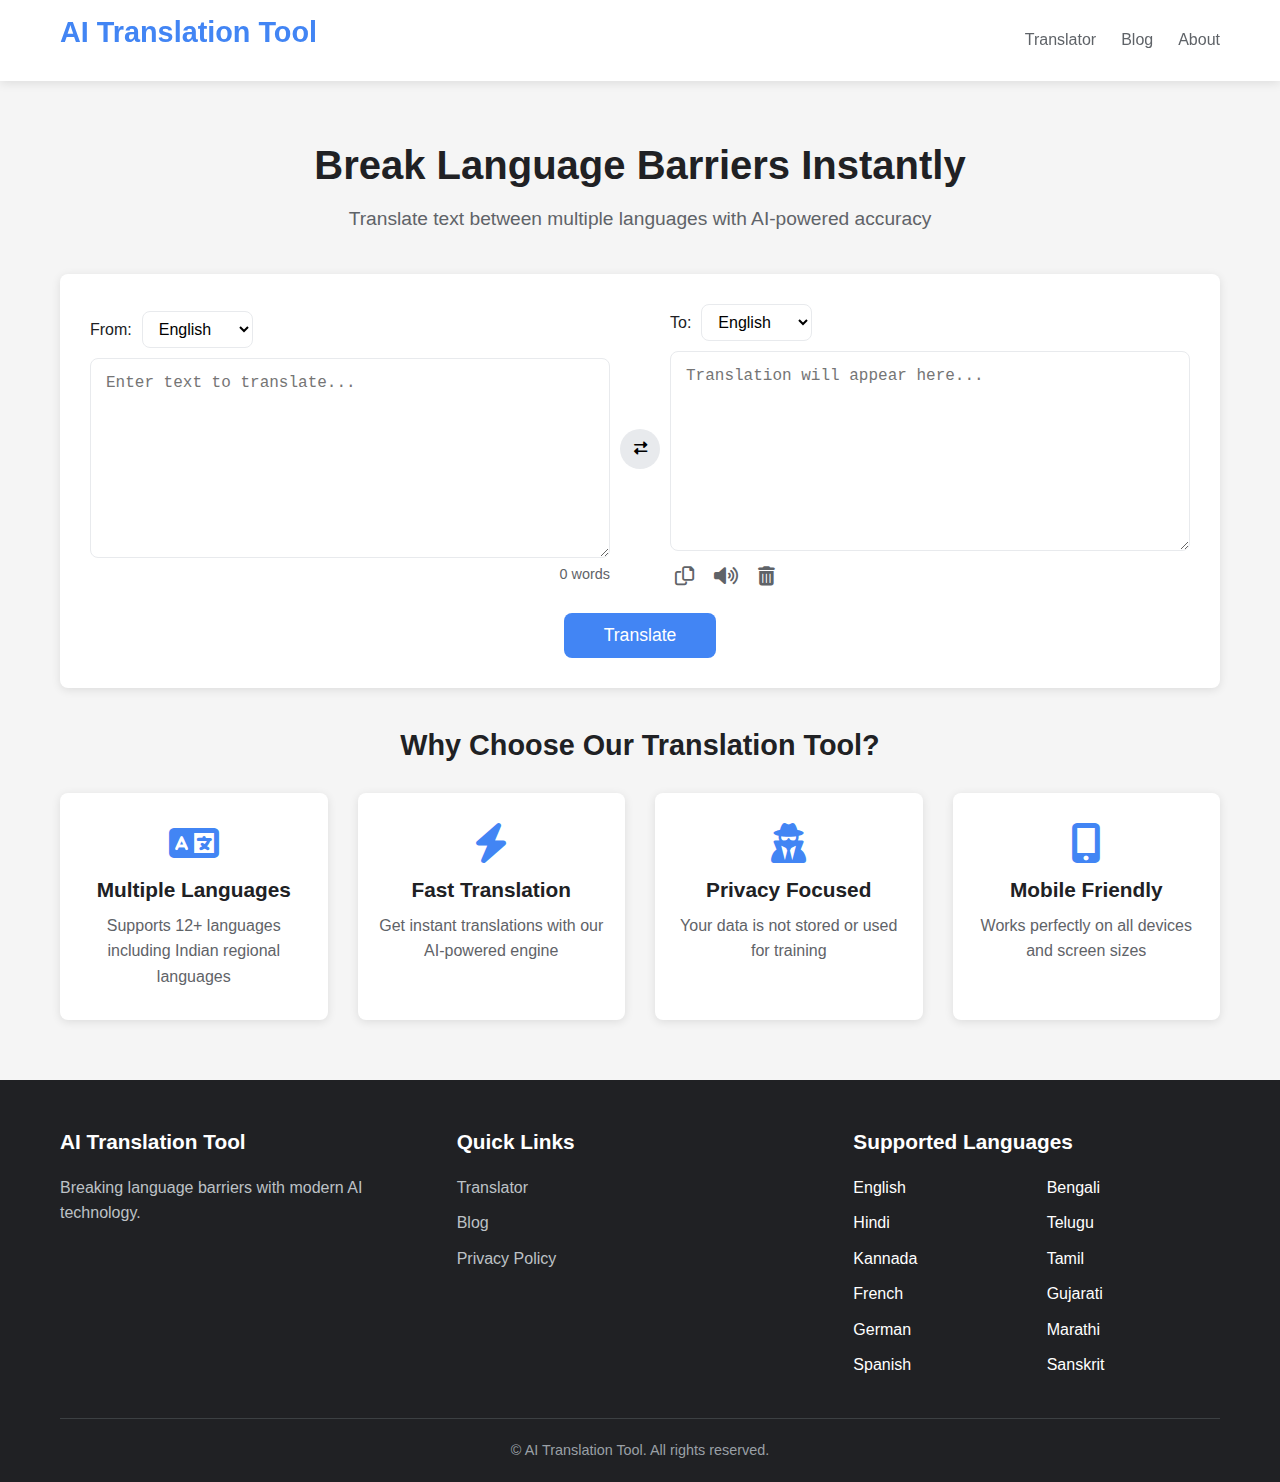
<file: index.html>
<!DOCTYPE html>
<html lang="en">
<head>
    <meta charset="UTF-8">
    <meta name="viewport" content="width=device-width, initial-scale=1.0">
    <title>AI Translation Tool - Modern Language Translator</title>
    <link rel="stylesheet" href="style.css">
    <link rel="stylesheet" href="https://cdnjs.cloudflare.com/ajax/libs/font-awesome/6.0.0-beta3/css/all.min.css">
    <!-- Favicon will be added later -->
</head>
<body>
    <header>
        <div class="container">
            <div class="logo-container">
                <h1>AI Translation Tool</h1>
                <!-- Logo will be added here later -->
            </div>
            <nav>
                <ul>
                    <li><a href="index.html">Translator</a></li>
                    <li><a href="blog.html">Blog</a></li>
                    <li><a href="#about">About</a></li>
                </ul>
            </nav>
        </div>
    </header>

    <main class="container">
        <section class="hero">
            <h2>Break Language Barriers Instantly</h2>
            <p>Translate text between multiple languages with AI-powered accuracy</p>
        </section>

        <section class="translation-tool">
            <div class="language-selectors">
                <div class="input-section">
               <div class="language-detection">
                        <label for="source-language">From:</label>
                        <select id="source-language">
                            <option value="en">English</option>
                            <option value="hi">Hindi</option>
                            <option value="kn">Kannada</option>
                            <option value="fr">French</option>
                            <option value="de">German</option>
                            <option value="es">Spanish</option>
                            <option value="bn">Bengali</option>
                            <option value="te">Telugu</option>
                            <option value="ta">Tamil</option>
                            <option value="gu">Gujarati</option>
                            <option value="mr">Marathi</option>
                            <option value="sa">Sanskrit</option>
                        </select>
                    </div>
                    <textarea id="source-text" placeholder="Enter text to translate..."></textarea>
                    <div class="word-count">0 words</div>
                </div>

                <button id="swap-languages" class="swap-btn" title="Swap languages">
                    <i class="fas fa-exchange-alt"></i>
                </button>

                <div class="output-section">
                    <div class="language-detection">
                        <label for="target-language">To:</label>
                        <select id="target-language">
                            <option value="en">English</option>
                            <option value="hi">Hindi</option>
                            <option value="kn">Kannada</option>
                            <option value="fr">French</option>
                            <option value="de">German</option>
                            <option value="es">Spanish</option>
                            <option value="bn">Bengali</option>
                            <option value="te">Telugu</option>
                            <option value="ta">Tamil</option>
                            <option value="gu">Gujarati</option>
                            <option value="mr">Marathi</option>
                            <option value="sa">Sanskrit</option>
                        </select>
                    </div>
                    <textarea id="translated-text" placeholder="Translation will appear here..." readonly></textarea>
                    <div class="action-buttons">
                        <button id="copy-translation" class="icon-btn" title="Copy translation">
                            <i class="far fa-copy"></i>
                        </button>
                        <button id="speak-translation" class="icon-btn" title="Listen to translation">
                            <i class="fas fa-volume-up"></i>
                        </button>
                        <button id="clear-all" class="icon-btn" title="Clear all">
                            <i class="fas fa-trash-alt"></i>
                        </button>
                    </div>
                </div>
            </div>

            <button id="translate-btn" class="primary-btn">Translate</button>
        </section>

        <section class="features">
            <h3>Why Choose Our Translation Tool?</h3>
            <div class="feature-grid">
                <div class="feature-card">
                    <i class="fas fa-language"></i>
                    <h4>Multiple Languages</h4>
                    <p>Supports 12+ languages including Indian regional languages</p>
                </div>
                <div class="feature-card">
                    <i class="fas fa-bolt"></i>
                    <h4>Fast Translation</h4>
                    <p>Get instant translations with our AI-powered engine</p>
                </div>
                <div class="feature-card">
                    <i class="fas fa-user-secret"></i>
                    <h4>Privacy Focused</h4>
                    <p>Your data is not stored or used for training</p>
                </div>
                <div class="feature-card">
                    <i class="fas fa-mobile-alt"></i>
                    <h4>Mobile Friendly</h4>
                    <p>Works perfectly on all devices and screen sizes</p>
                </div>
            </div>
        </section>
    </main>

    <footer>
        <div class="container">
            <div class="footer-content">
                <div class="footer-section">
                    <h4>AI Translation Tool</h4>
                    <p>Breaking language barriers with modern AI technology.</p>
                </div>
                <div class="footer-section">
                    <h4>Quick Links</h4>
                    <ul>
                        <li><a href="index.html">Translator</a></li>
                        <li><a href="blog.html">Blog</a></li>
                        <li><a href="#privacy">Privacy Policy</a></li>
                    </ul>
                </div>
                <div class="footer-section">
                    <h4>Supported Languages</h4>
                    <ul class="language-list">
                        <li>English</li>
                        <li>Hindi</li>
                        <li>Kannada</li>
                        <li>French</li>
                        <li>German</li>
                        <li>Spanish</li>
                        <li>Bengali</li>
                        <li>Telugu</li>
                        <li>Tamil</li>
                        <li>Gujarati</li>
                        <li>Marathi</li>
                        <li>Sanskrit</li>
                    </ul>
                </div>
            </div>
            <div class="copyright">
                <p>&copy; <span id="current-year"></span> AI Translation Tool. All rights reserved.</p>
            </div>
        </div>
    </footer>

    <script src="script.js"></script>
</body>
</html>
</file>
<file: style.css>
/* Global Styles */
:root {
    --primary-color: #4285f4;
    --secondary-color: #34a853;
    --accent-color: #ea4335;
    --light-color: #f8f9fa;
    --dark-color: #202124;
    --gray-color: #5f6368;
    --light-gray: #e8eaed;
    --border-radius: 8px;
    --box-shadow: 0 2px 10px rgba(0, 0, 0, 0.1);
    --transition: all 0.3s ease;
}

* {
    margin: 0;
    padding: 0;
    box-sizing: border-box;
}

body {
    font-family: 'Segoe UI', Tahoma, Geneva, Verdana, sans-serif;
    line-height: 1.6;
    color: var(--dark-color);
    background-color: #f5f5f5;
}

.container {
    width: 100%;
    max-width: 1200px;
    margin: 0 auto;
    padding: 0 20px;
}

h1, h2, h3, h4, h5, h6 {
    margin-bottom: 1rem;
    line-height: 1.2;
}

a {
    text-decoration: none;
    color: var(--primary-color);
}

ul {
    list-style: none;
}

img {
    max-width: 100%;
    height: auto;
}

/* Header Styles */
header {
    background-color: white;
    box-shadow: var(--box-shadow);
    position: sticky;
    top: 0;
    z-index: 100;
}

header .container {
    display: flex;
    justify-content: space-between;
    align-items: center;
    padding: 15px 20px;
}

.logo-container h1 {
    color: var(--primary-color);
    font-size: 1.8rem;
    font-weight: 700;
}

nav ul {
    display: flex;
    gap: 25px;
}

nav ul li a {
    color: var(--gray-color);
    font-weight: 500;
    transition: var(--transition);
}

nav ul li a:hover {
    color: var(--primary-color);
}

/* Button Styles */
.primary-btn {
    background-color: var(--primary-color);
    color: white;
    border: none;
    padding: 12px 24px;
    border-radius: var(--border-radius);
    font-size: 1rem;
    font-weight: 500;
    cursor: pointer;
    transition: var(--transition);
    display: inline-block;
}

.primary-btn:hover {
    background-color: #3367d6;
    transform: translateY(-2px);
}

.icon-btn {
    background-color: transparent;
    border: none;
    color: var(--gray-color);
    font-size: 1.2rem;
    cursor: pointer;
    transition: var(--transition);
    padding: 5px;
}

.icon-btn:hover {
    color: var(--primary-color);
}

.swap-btn {
    background-color: var(--light-gray);
    border: none;
    width: 40px;
    height: 40px;
    border-radius: 50%;
    display: flex;
    align-items: center;
    justify-content: center;
    cursor: pointer;
    transition: var(--transition);
    margin: 0 10px;
}

.swap-btn:hover {
    background-color: var(--primary-color);
    color: white;
}

/* Hero Section */
.hero {
    text-align: center;
    padding: 60px 0 40px;
}

.hero h2 {
    font-size: 2.5rem;
    color: var(--dark-color);
    margin-bottom: 15px;
}

.hero p {
    font-size: 1.2rem;
    color: var(--gray-color);
    max-width: 700px;
    margin: 0 auto;
}

/* Translation Tool */
.translation-tool {
    background-color: white;
    border-radius: var(--border-radius);
    box-shadow: var(--box-shadow);
    padding: 30px;
    margin-bottom: 40px;
}

.language-selectors {
    display: flex;
    align-items: center;
    margin-bottom: 20px;
}

.input-section, .output-section {
    flex: 1;
    display: flex;
    flex-direction: column;
}

.language-detection {
    display: flex;
    align-items: center;
    margin-bottom: 10px;
}

.language-detection label {
    margin-right: 10px;
    font-weight: 500;
}

.language-detection select {
    padding: 8px 12px;
    border-radius: var(--border-radius);
    border: 1px solid var(--light-gray);
    background-color: white;
    font-size: 1rem;
    cursor: pointer;
}

textarea {
    width: 100%;
    min-height: 200px;
    padding: 15px;
    border: 1px solid var(--light-gray);
    border-radius: var(--border-radius);
    font-size: 1rem;
    resize: vertical;
    transition: var(--transition);
}

textarea:focus {
    outline: none;
    border-color: var(--primary-color);
    box-shadow: 0 0 0 2px rgba(66, 133, 244, 0.2);
}

.word-count {
    font-size: 0.9rem;
    color: var(--gray-color);
    text-align: right;
    margin-top: 5px;
}

.action-buttons {
    display: flex;
    gap: 10px;
    margin-top: 10px;
}

#translate-btn {
    display: block;
    margin: 0 auto;
    padding: 12px 40px;
    font-size: 1.1rem;
}

/* Features Section */
.features {
    text-align: center;
    margin-bottom: 60px;
}

.features h3 {
    font-size: 1.8rem;
    margin-bottom: 30px;
}

.feature-grid {
    display: grid;
    grid-template-columns: repeat(auto-fit, minmax(250px, 1fr));
    gap: 30px;
}

.feature-card {
    background-color: white;
    border-radius: var(--border-radius);
    padding: 30px 20px;
    box-shadow: var(--box-shadow);
    transition: var(--transition);
}

.feature-card:hover {
    transform: translateY(-5px);
}

.feature-card i {
    font-size: 2.5rem;
    color: var(--primary-color);
    margin-bottom: 15px;
}

.feature-card h4 {
    font-size: 1.3rem;
    margin-bottom: 10px;
}

.feature-card p {
    color: var(--gray-color);
}

/* Footer Styles */
footer {
    background-color: var(--dark-color);
    color: white;
    padding: 50px 0 20px;
}

.footer-content {
    display: grid;
    grid-template-columns: repeat(auto-fit, minmax(250px, 1fr));
    gap: 30px;
    margin-bottom: 30px;
}

.footer-section h4 {
    font-size: 1.3rem;
    margin-bottom: 20px;
    color: white;
}

.footer-section p {
    margin-bottom: 15px;
    color: #bdc1c6;
}

.footer-section ul li {
    margin-bottom: 10px;
}

.footer-section ul li a {
    color: #bdc1c6;
    transition: var(--transition);
}

.footer-section ul li a:hover {
    color: white;
}

.language-list {
    columns: 2;
    column-gap: 20px;
}

.copyright {
    text-align: center;
    padding-top: 20px;
    border-top: 1px solid #3c4043;
    color: #9aa0a6;
    font-size: 0.9rem;
}

/* Blog Page Styles */
.blog-container {
    padding: 40px 20px;
}

.blog-header {
    text-align: center;
    margin-bottom: 50px;
}

.blog-header h2 {
    font-size: 2.5rem;
}

.blog-header p {
    font-size: 1.2rem;
    color: var(--gray-color);
    max-width: 700px;
    margin: 0 auto;
}

.blog-posts {
    display: grid;
    grid-template-columns: 1fr;
    gap: 40px;
    margin-bottom: 50px;
}

.blog-post {
    background-color: white;
    border-radius: var(--border-radius);
    overflow: hidden;
    box-shadow: var(--box-shadow);
    transition: var(--transition);
}

.blog-post:hover {
    transform: translateY(-5px);
    box-shadow: 0 5px 15px rgba(0, 0, 0, 0.1);
}

.post-image {
    height: 200px;
    overflow: hidden;
}

.post-image img {
    width: 100%;
    height: 100%;
    object-fit: cover;
    transition: var(--transition);
}

.blog-post:hover .post-image img {
    transform: scale(1.05);
}

.post-content {
    padding: 25px;
}

.post-content h3 {
    font-size: 1.5rem;
    margin-bottom: 15px;
}

.post-meta {
    display: flex;
    gap: 20px;
    margin-bottom: 15px;
    color: var(--gray-color);
    font-size: 0.9rem;
}

.post-meta i {
    margin-right: 5px;
}

.post-content p {
    margin-bottom: 20px;
    color: var(--gray-color);
}

.read-more {
    display: inline-block;
    color: var(--primary-color);
    font-weight: 500;
    transition: var(--transition);
}

.read-more:hover {
    color: #3367d6;
}

.newsletter {
    text-align: center;
    background-color: white;
    padding: 40px;
    border-radius: var(--border-radius);
    box-shadow: var(--box-shadow);
    margin-bottom: 50px;
}

.newsletter h3 {
    font-size: 1.8rem;
    margin-bottom: 15px;
}

.newsletter p {
    color: var(--gray-color);
    margin-bottom: 25px;
    max-width: 600px;
    margin-left: auto;
    margin-right: auto;
}

.newsletter-form {
    display: flex;
    max-width: 500px;
    margin: 0 auto;
}

.newsletter-form input {
    flex: 1;
    padding: 12px 15px;
    border: 1px solid var(--light-gray);
    border-radius: var(--border-radius) 0 0 var(--border-radius);
    font-size: 1rem;
}

.newsletter-form input:focus {
    outline: none;
    border-color: var(--primary-color);
}

.newsletter-form button {
    border-radius: 0 var(--border-radius) var(--border-radius) 0;
}

/* Responsive Styles */
@media (max-width: 768px) {
    header .container {
        flex-direction: column;
        padding: 15px;
    }

    .logo-container {
        margin-bottom: 15px;
    }

    nav ul {
        gap: 15px;
    }

    .hero h2 {
        font-size: 2rem;
    }

    .language-selectors {
        flex-direction: column;
    }

    .swap-btn {
        margin: 15px 0;
        transform: rotate(90deg);
    }

    .feature-grid {
        grid-template-columns: 1fr;
    }

    .newsletter-form {
        flex-direction: column;
    }

    .newsletter-form input {
        border-radius: var(--border-radius);
        margin-bottom: 10px;
    }

    .newsletter-form button {
        border-radius: var(--border-radius);
    }
}
</file>
